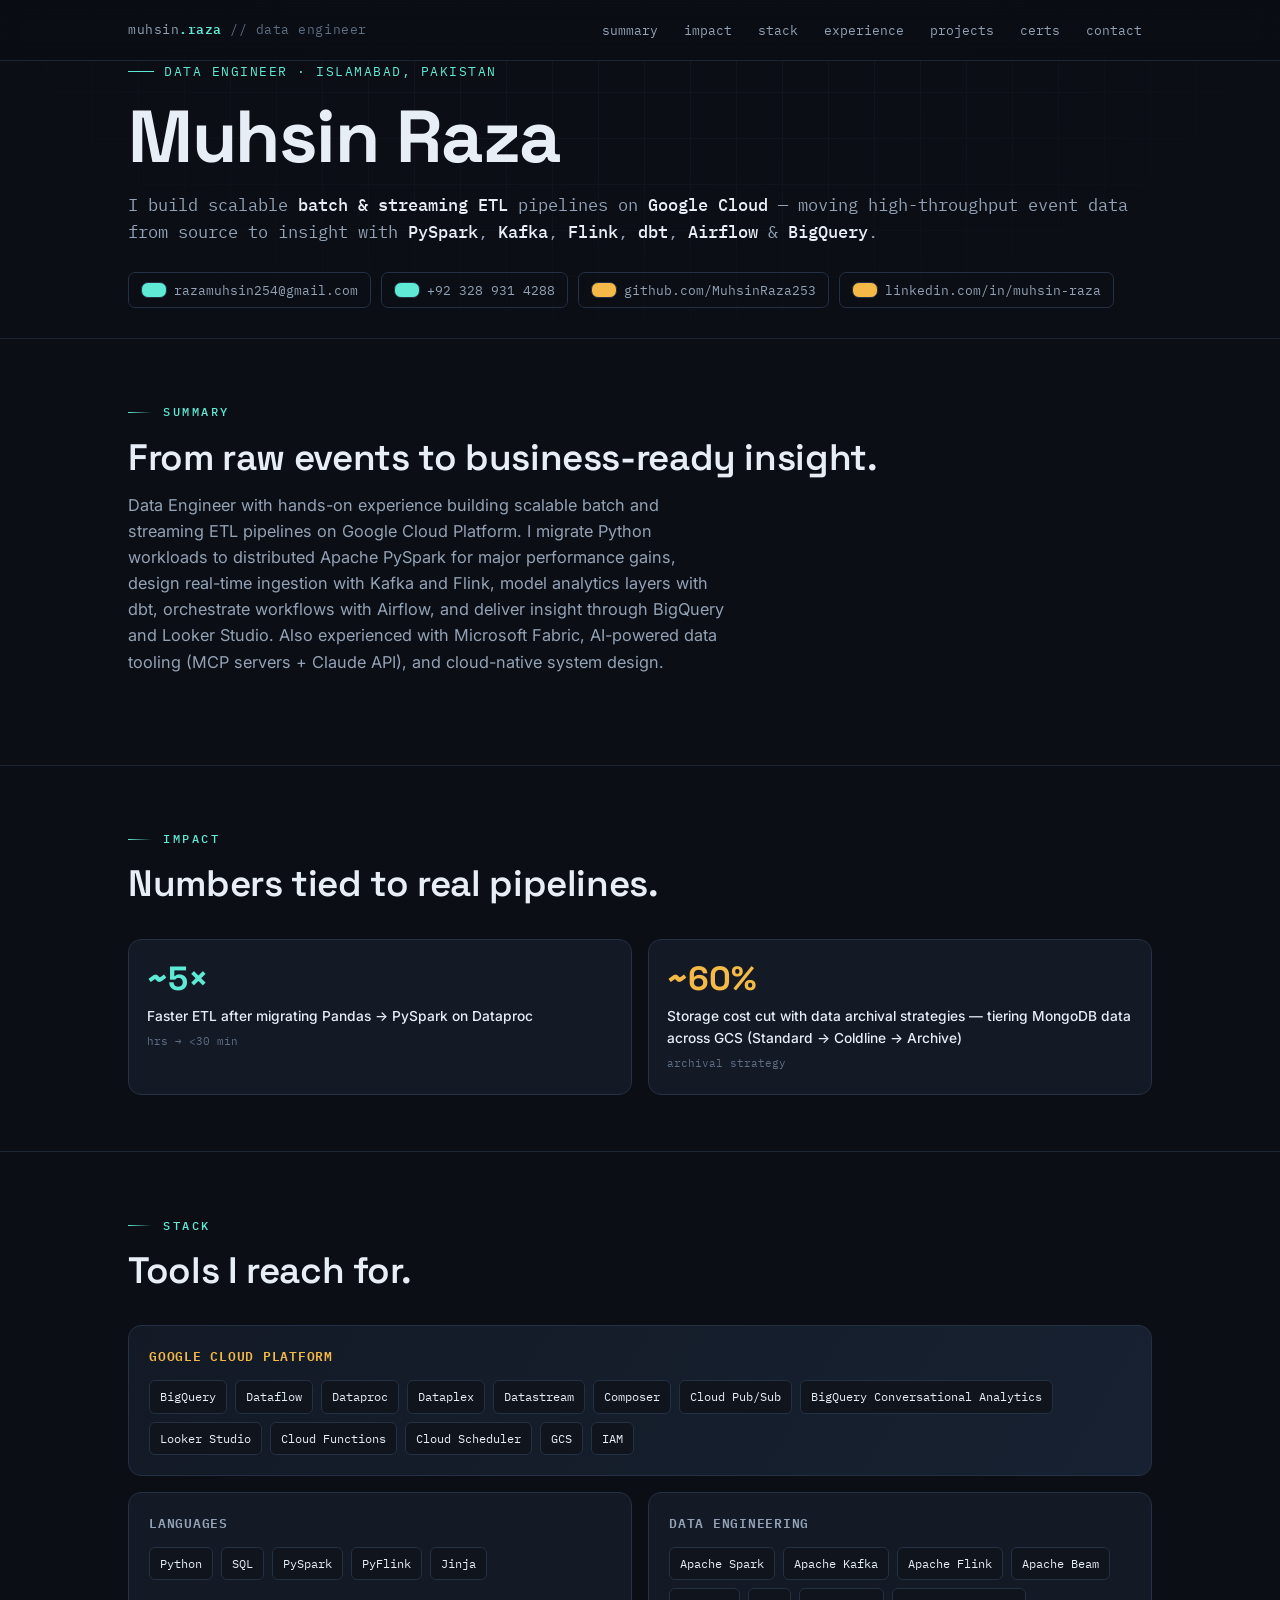
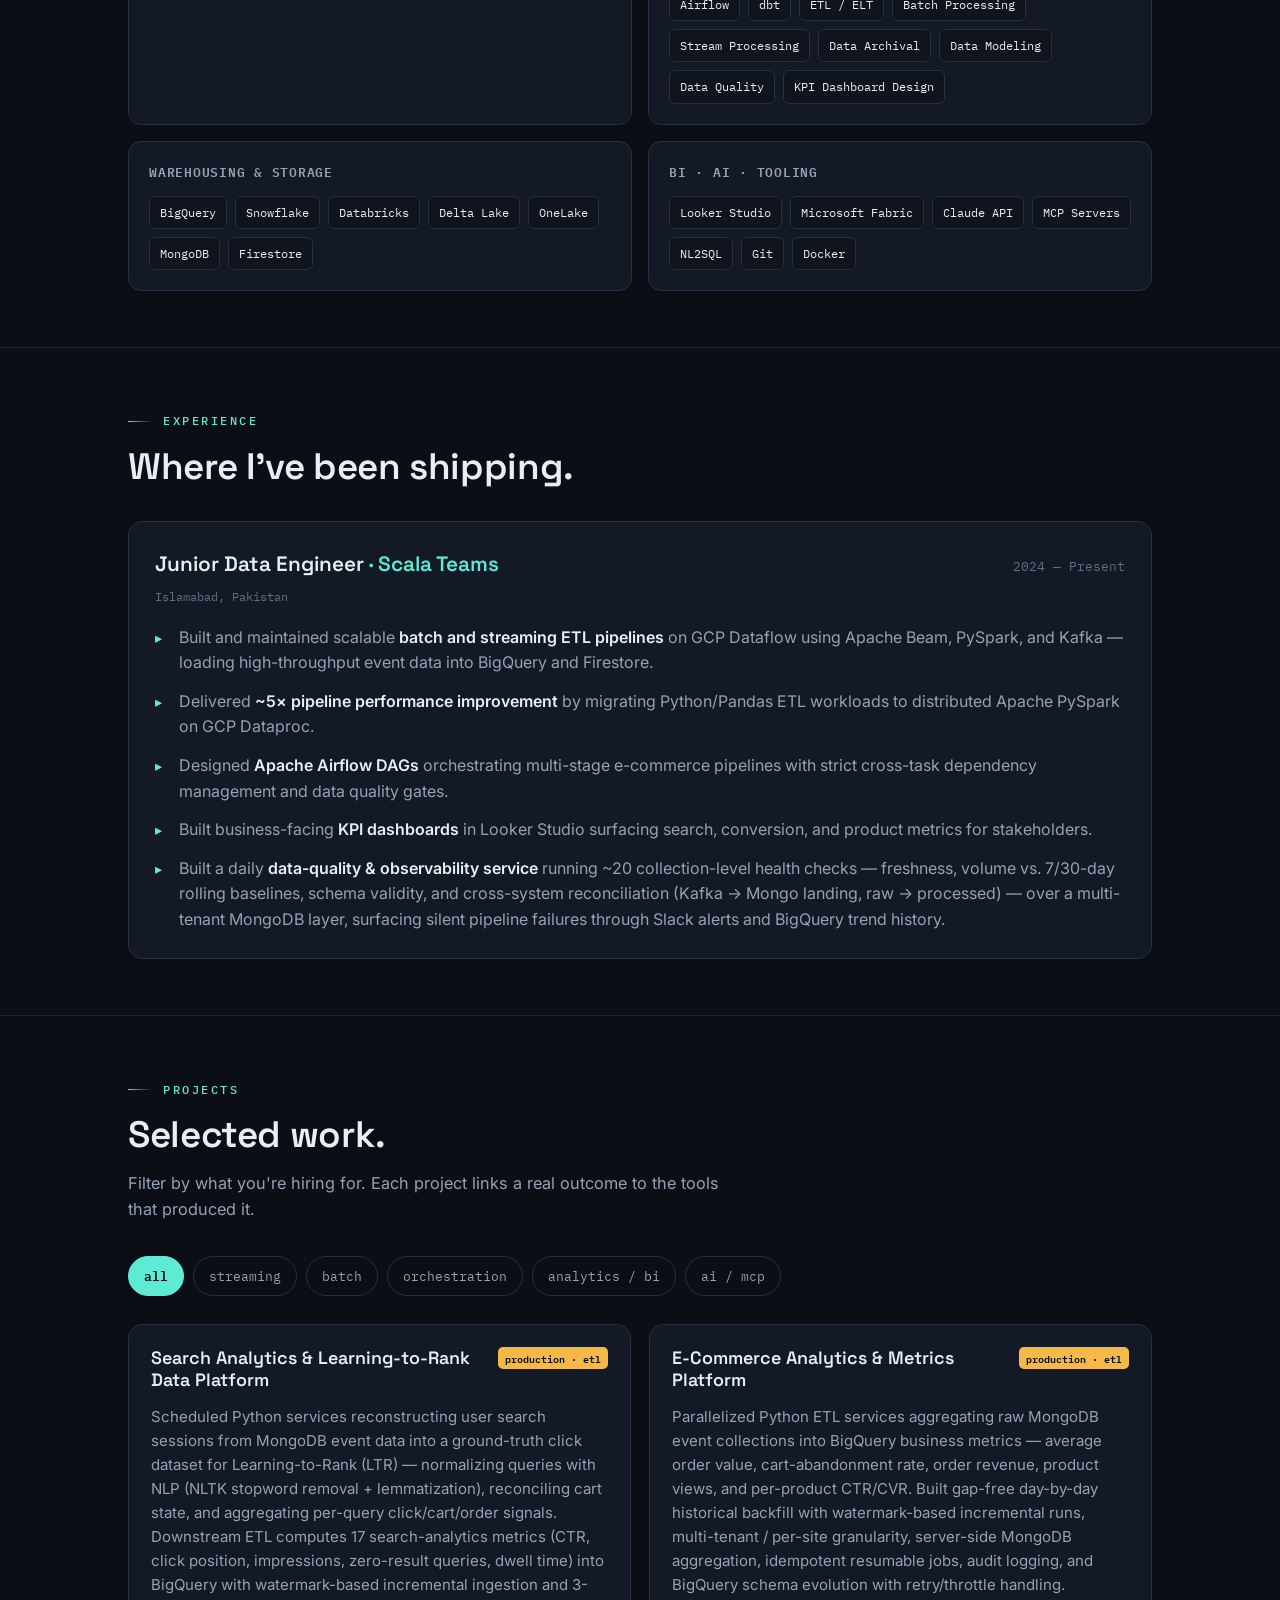
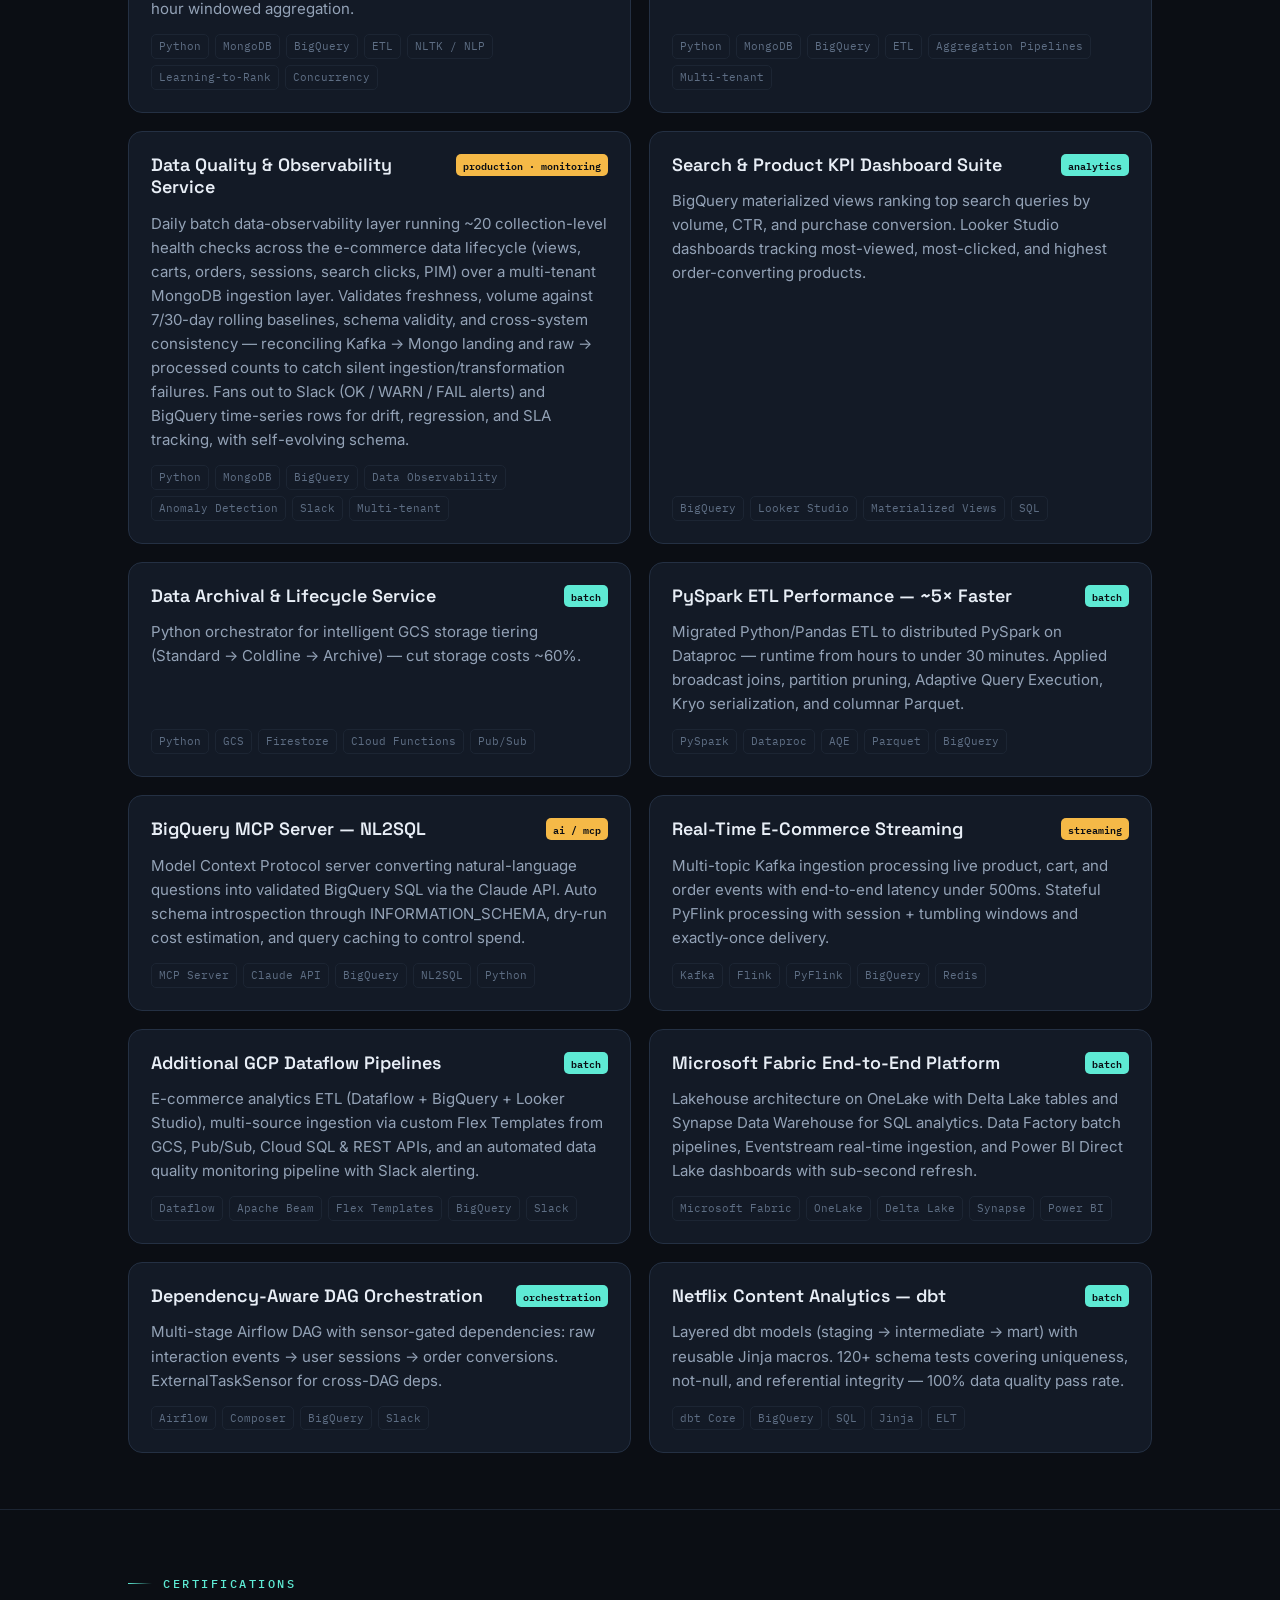
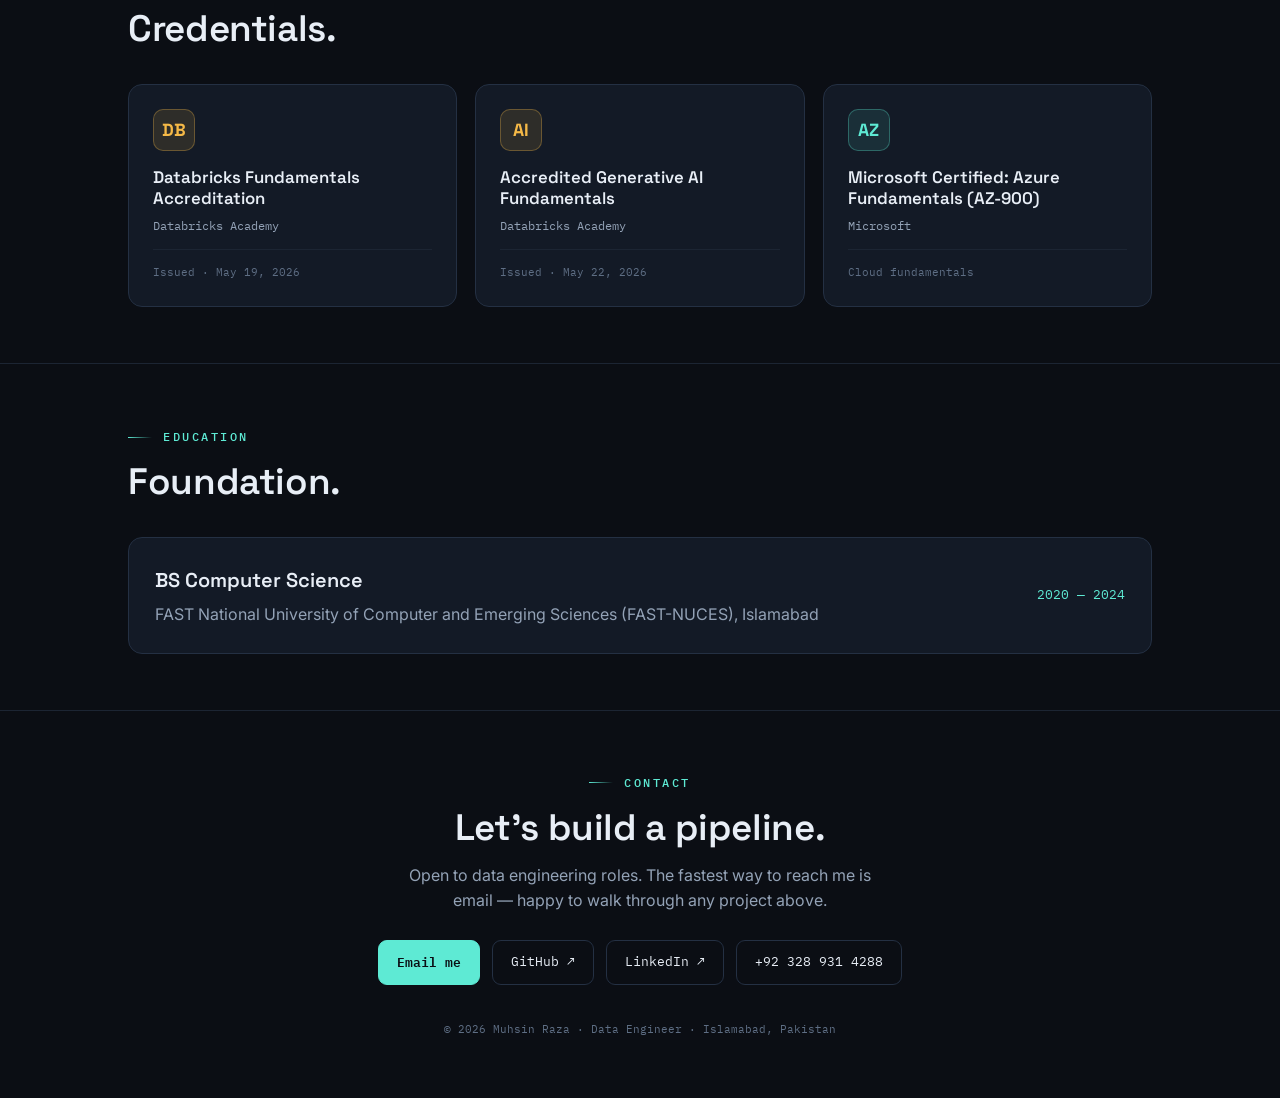
<file: Muhsin_Raza_DE.html>
<!DOCTYPE html>
<html lang="en">
<head>
<meta charset="UTF-8">
<meta name="viewport" content="width=device-width, initial-scale=1.0">
<title>Muhsin Raza — Data Engineer | GCP, PySpark, Kafka, BigQuery, dbt, Airflow</title>
<meta name="description" content="Muhsin Raza is a Data Engineer specializing in batch and streaming ETL pipelines on Google Cloud Platform using Apache PySpark, Kafka, Flink, dbt, Airflow, and BigQuery. Databricks and Microsoft Azure certified.">
<meta name="author" content="Muhsin Raza">
<meta name="keywords" content="Data Engineer, GCP, Google Cloud Platform, PySpark, Apache Spark, Apache Kafka, Apache Flink, BigQuery, dbt, Apache Airflow, ETL, ELT, Streaming, Dataflow, Dataproc, Composer, Pub/Sub, Looker Studio, Microsoft Fabric, Snowflake, Delta Lake, Databricks, Azure Fundamentals, Data Modeling, Data Quality">
<link rel="preconnect" href="https://fonts.googleapis.com">
<link rel="preconnect" href="https://fonts.gstatic.com" crossorigin>
<link href="https://fonts.googleapis.com/css2?family=Space+Grotesk:wght@400;500;600;700&family=Inter:wght@400;500;600&family=IBM+Plex+Mono:wght@400;500;600&display=swap" rel="stylesheet">
<style>
  :root{
    --ink:#0B0E14;
    --ink-2:#0F141D;
    --panel:#131A26;
    --panel-2:#172131;
    --line:#243043;
    --line-soft:#1C2533;
    --text:#E8EEF6;
    --text-dim:#93A2B6;
    --text-faint:#5E6E84;
    --teal:#5EEAD4;
    --teal-deep:#2DD4BF;
    --amber:#F5B947;
    --amber-deep:#E29A18;
    --display:"Space Grotesk", system-ui, sans-serif;
    --body:"Inter", system-ui, sans-serif;
    --mono:"IBM Plex Mono", ui-monospace, monospace;
    --maxw:1080px;
  }

  *{box-sizing:border-box;margin:0;padding:0}
  html{scroll-behavior:smooth}
  body{
    background:var(--ink);
    color:var(--text);
    font-family:var(--body);
    line-height:1.6;
    -webkit-font-smoothing:antialiased;
    overflow-x:hidden;
  }
  ::selection{background:var(--teal);color:var(--ink)}
  a{color:inherit;text-decoration:none}

  .wrap{max-width:var(--maxw);margin:0 auto;padding:0 28px}

  /* ---- ambient grid ---- */
  .grid-bg{
    position:fixed;inset:0;z-index:0;pointer-events:none;
    background-image:
      linear-gradient(var(--line-soft) 1px,transparent 1px),
      linear-gradient(90deg,var(--line-soft) 1px,transparent 1px);
    background-size:46px 46px;
    opacity:.35;
    mask-image:radial-gradient(ellipse 80% 60% at 50% 0%,#000 30%,transparent 75%);
    -webkit-mask-image:radial-gradient(ellipse 80% 60% at 50% 0%,#000 30%,transparent 75%);
  }
  main,nav{position:relative;z-index:1}

  /* ---- nav ---- */
  nav{
    position:sticky;top:0;z-index:50;
    backdrop-filter:blur(12px);
    background:rgba(11,14,20,.72);
    border-bottom:1px solid var(--line-soft);
  }
  .nav-inner{
    max-width:var(--maxw);margin:0 auto;padding:14px 28px;
    display:flex;align-items:center;justify-content:space-between;gap:18px;
  }
  .brand{font-family:var(--mono);font-size:13px;letter-spacing:.04em;color:var(--text-dim)}
  .brand b{color:var(--teal);font-weight:600}
  .nav-links{display:flex;gap:6px;flex-wrap:wrap}
  .nav-links a{
    font-family:var(--mono);font-size:12.5px;color:var(--text-dim);
    padding:6px 10px;border-radius:6px;transition:color .2s,background .2s;
  }
  .nav-links a:hover{color:var(--teal);background:var(--panel)}
  .nav-toggle{display:none}

  /* ---- hero ---- */
  header{padding:64px 0 40px}
  .eyebrow{
    font-family:var(--mono);font-size:12.5px;color:var(--teal);
    letter-spacing:.12em;text-transform:uppercase;margin-bottom:18px;
    display:flex;align-items:center;gap:10px;
  }
  .eyebrow::before{content:"";width:26px;height:1px;background:var(--teal)}
  h1{
    font-family:var(--display);font-weight:700;
    font-size:clamp(2.6rem,7vw,4.6rem);
    line-height:1.02;letter-spacing:-.02em;margin-bottom:18px;
  }
  h1 .grad{
    background:linear-gradient(100deg,var(--teal),var(--amber));
    -webkit-background-clip:text;background-clip:text;color:transparent;
  }
  .role{
    font-family:var(--mono);font-size:clamp(.92rem,2.2vw,1.05rem);
    color:var(--text-dim);margin-bottom:26px;
  }
  .role b{color:var(--text);font-weight:500}
  .meta{display:flex;flex-wrap:wrap;gap:10px;margin-bottom:30px}
  .meta a,.meta span{
    font-family:var(--mono);font-size:12.5px;color:var(--text-dim);
    border:1px solid var(--line);border-radius:7px;padding:7px 12px;
    display:inline-flex;align-items:center;gap:7px;transition:.2s;
  }
  .meta a:hover{border-color:var(--teal);color:var(--teal)}
  .dot{width:6px;height:6px;border-radius:50%;background:var(--teal)}
  .dot.amber{background:var(--amber)}

  /* ---- pipeline svg ---- */
  .pipe-card{
    margin-top:8px;border:1px solid var(--line);border-radius:16px;
    background:linear-gradient(180deg,var(--panel),var(--ink-2));
    padding:18px 18px 6px;overflow:hidden;
  }
  .pipe-head{
    display:flex;justify-content:space-between;align-items:center;
    font-family:var(--mono);font-size:11.5px;color:var(--text-faint);
    margin-bottom:6px;flex-wrap:wrap;gap:8px;
  }
  .pipe-head .live{color:var(--teal);display:inline-flex;align-items:center;gap:7px}
  .pulse{width:7px;height:7px;border-radius:50%;background:var(--teal);box-shadow:0 0 0 0 rgba(94,234,212,.5);animation:pulse 2s infinite}
  @keyframes pulse{0%{box-shadow:0 0 0 0 rgba(94,234,212,.45)}70%{box-shadow:0 0 0 9px rgba(94,234,212,0)}100%{box-shadow:0 0 0 0 rgba(94,234,212,0)}}
  svg.dag{width:100%;height:auto;display:block}
  .edge{fill:none;stroke:var(--line);stroke-width:2}
  .flow{fill:none;stroke-width:2.4;stroke-linecap:round;stroke-dasharray:5 16;}
  .flow.t{stroke:var(--teal);animation:dash 1.6s linear infinite}
  .flow.a{stroke:var(--amber);animation:dash 2.1s linear infinite}
  @keyframes dash{to{stroke-dashoffset:-42}}
  .node rect{fill:var(--panel-2);stroke:var(--line);stroke-width:1.5;rx:9}
  .node:hover rect{stroke:var(--teal)}
  .node text{font-family:var(--mono);font-size:12px;fill:var(--text);font-weight:500}
  .node .sub{font-size:9.5px;fill:var(--text-faint)}
  .stage-lab{font-family:var(--mono);font-size:9.5px;fill:var(--text-faint);letter-spacing:.1em}

  /* ---- sections ---- */
  section{padding:56px 0;border-top:1px solid var(--line-soft)}
  .sec-head{margin-bottom:34px}
  .sec-tag{font-family:var(--mono);font-size:11.5px;font-weight:500;color:var(--teal);letter-spacing:.22em;text-transform:uppercase;display:inline-flex;align-items:center;gap:11px;margin-bottom:16px}
  .sec-tag::before{content:"";width:24px;height:1px;background:linear-gradient(90deg,var(--teal),transparent)}
  h2{font-family:var(--display);font-weight:600;font-size:clamp(1.6rem,4vw,2.3rem);letter-spacing:-.01em;line-height:1.1}
  .lede{color:var(--text-dim);max-width:60ch;margin-top:14px;font-size:1.02rem}

  /* ---- impact strip ---- */
  .impact{display:grid;grid-template-columns:repeat(2,1fr);gap:16px}
  .stat{border:1px solid var(--line);border-radius:13px;padding:22px 18px;background:var(--panel);transition:.25s}
  .stat:hover{transform:translateY(-3px);border-color:var(--teal)}
  .stat .num{font-family:var(--display);font-weight:700;font-size:2.1rem;color:var(--teal);line-height:1}
  .stat:nth-child(2) .num,.stat:nth-child(4) .num{color:var(--amber)}
  .stat .lab{font-size:.86rem;color:var(--text);margin-top:10px;font-weight:500}
  .stat .src{font-family:var(--mono);font-size:10.5px;color:var(--text-faint);margin-top:6px}

  /* ---- stack ---- */
  .stack-grid{display:grid;grid-template-columns:repeat(2,1fr);gap:16px}
  .stack-card{border:1px solid var(--line);border-radius:13px;background:var(--panel);padding:20px}
  .stack-card.gcp{grid-column:1/-1;border-color:var(--line);background:linear-gradient(120deg,var(--panel),var(--panel-2))}
  .stack-card h3{font-family:var(--mono);font-size:12.5px;color:var(--text-dim);letter-spacing:.06em;text-transform:uppercase;margin-bottom:14px;font-weight:600}
  .stack-card.gcp h3{color:var(--amber)}
  .tags{display:flex;flex-wrap:wrap;gap:8px}
  .tag{font-family:var(--mono);font-size:12px;color:var(--text);border:1px solid var(--line);background:var(--ink-2);border-radius:6px;padding:6px 10px;transition:.18s}
  .tag:hover{border-color:var(--teal);color:var(--teal);transform:translateY(-2px)}
  .stack-card.gcp .tag:hover{border-color:var(--amber);color:var(--amber)}

  /* ---- experience ---- */
  .xp{border:1px solid var(--line);border-radius:14px;background:var(--panel);padding:26px}
  .xp-top{display:flex;justify-content:space-between;flex-wrap:wrap;gap:10px;align-items:baseline;margin-bottom:6px}
  .xp-top h3{font-family:var(--display);font-size:1.3rem;font-weight:600}
  .xp-top .co{color:var(--teal)}
  .xp-when{font-family:var(--mono);font-size:12.5px;color:var(--text-faint)}
  .xp-loc{font-family:var(--mono);font-size:12px;color:var(--text-faint);margin-bottom:18px}
  .xp ul{list-style:none;display:grid;gap:13px}
  .xp li{padding-left:24px;position:relative;color:var(--text-dim)}
  .xp li::before{content:"▸";position:absolute;left:0;color:var(--teal);font-size:.9em;top:1px}
  .xp li b{color:var(--text);font-weight:600}

  /* ---- projects ---- */
  .filters{display:flex;flex-wrap:wrap;gap:9px;margin-bottom:28px}
  .filter{font-family:var(--mono);font-size:12.5px;color:var(--text-dim);border:1px solid var(--line);background:transparent;border-radius:20px;padding:8px 15px;cursor:pointer;transition:.18s}
  .filter:hover{color:var(--text);border-color:var(--text-dim)}
  .filter.active{background:var(--teal);color:var(--ink);border-color:var(--teal);font-weight:600}
  .projects{display:grid;grid-template-columns:repeat(2,1fr);gap:18px}
  .proj{
    border:1px solid var(--line);border-radius:14px;background:var(--panel);
    padding:22px;display:flex;flex-direction:column;gap:13px;
    transition:.3s cubic-bezier(.2,.7,.3,1);position:relative;overflow:hidden;
  }
  .proj::before{content:"";position:absolute;top:0;left:0;width:100%;height:2px;background:linear-gradient(90deg,var(--teal),var(--amber));transform:scaleX(0);transform-origin:left;transition:transform .3s}
  .proj:hover{transform:translateY(-4px);border-color:var(--line)}
  .proj:hover::before{transform:scaleX(1)}
  .proj.hide{display:none}
  .proj-top{display:flex;align-items:flex-start;justify-content:space-between;gap:10px}
  .proj h3{font-family:var(--display);font-size:1.12rem;font-weight:600;line-height:1.25}
  .proj .badge{font-family:var(--mono);font-size:10px;color:var(--ink);background:var(--teal);border-radius:5px;padding:3px 7px;white-space:nowrap;font-weight:600}
  .proj .badge.stream{background:var(--amber)}
  .proj p{color:var(--text-dim);font-size:.94rem}
  .proj .pt{display:flex;flex-wrap:wrap;gap:6px;margin-top:auto}
  .proj .pt span{font-family:var(--mono);font-size:10.5px;color:var(--text-faint);border:1px solid var(--line-soft);border-radius:5px;padding:3px 7px}

  /* ---- certs ---- */
  .certs{display:grid;grid-template-columns:repeat(3,1fr);gap:18px}
  .cert{border:1px solid var(--line);border-radius:14px;background:var(--panel);padding:24px;transition:.25s;position:relative}
  .cert:hover{transform:translateY(-3px);border-color:var(--amber)}
  .cert .ic{width:42px;height:42px;border-radius:10px;display:flex;align-items:center;justify-content:center;font-family:var(--display);font-weight:700;font-size:1.1rem;margin-bottom:16px}
  .cert.db .ic{background:rgba(245,185,71,.12);color:var(--amber);border:1px solid rgba(245,185,71,.3)}
  .cert.ms .ic{background:rgba(94,234,212,.1);color:var(--teal);border:1px solid rgba(94,234,212,.3)}
  .cert h3{font-family:var(--display);font-size:1.05rem;font-weight:600;line-height:1.25;margin-bottom:8px}
  .cert .iss{font-family:var(--mono);font-size:11.5px;color:var(--text-dim)}
  .cert .date{font-family:var(--mono);font-size:11px;color:var(--text-faint);margin-top:14px;padding-top:14px;border-top:1px solid var(--line-soft)}

  /* ---- education ---- */
  .edu{border:1px solid var(--line);border-radius:14px;background:var(--panel);padding:26px;display:flex;justify-content:space-between;flex-wrap:wrap;gap:14px;align-items:center}
  .edu h3{font-family:var(--display);font-size:1.25rem;font-weight:600}
  .edu .uni{color:var(--text-dim);margin-top:6px}
  .edu .when{font-family:var(--mono);font-size:13px;color:var(--teal)}

  /* ---- footer ---- */
  footer{border-top:1px solid var(--line-soft);padding:54px 0 60px;text-align:center}
  footer h2{margin-bottom:14px}
  footer p{color:var(--text-dim);max-width:48ch;margin:0 auto 26px}
  .foot-links{display:flex;gap:12px;justify-content:center;flex-wrap:wrap}
  .foot-links a{font-family:var(--mono);font-size:13px;border:1px solid var(--line);border-radius:9px;padding:11px 18px;transition:.2s;display:inline-flex;gap:8px;align-items:center}
  .foot-links a.primary{background:var(--teal);color:var(--ink);border-color:var(--teal);font-weight:600}
  .foot-links a:hover{transform:translateY(-2px)}
  .foot-links a:not(.primary):hover{border-color:var(--teal);color:var(--teal)}
  .copyright{font-family:var(--mono);font-size:11px;color:var(--text-faint);margin-top:36px}

  /* ---- reveal ---- */
  .reveal{opacity:0;transform:translateY(22px);transition:opacity .6s ease,transform .6s ease}
  .reveal.in{opacity:1;transform:none}

  /* ---- responsive ---- */
  @media(max-width:760px){
    .nav-links{display:none}
    .impact{grid-template-columns:repeat(2,1fr)}
    .stack-grid,.projects,.certs{grid-template-columns:1fr}
    header{padding:42px 0 28px}
    section{padding:46px 0}
  }
  @media(prefers-reduced-motion:reduce){
    *{animation:none!important;scroll-behavior:auto}
    .flow{stroke-dasharray:none;opacity:.6}
    .reveal{opacity:1;transform:none}
  }
</style>
</head>
<body>
<div class="grid-bg" aria-hidden="true"></div>

<nav>
  <div class="nav-inner">
    <div class="brand">muhsin<b>.raza</b> <span style="color:var(--text-faint)">// data engineer</span></div>
    <div class="nav-links">
      <a href="#summary">summary</a>
      <a href="#impact">impact</a>
      <a href="#stack">stack</a>
      <a href="#experience">experience</a>
      <a href="#projects">projects</a>
      <a href="#certifications">certs</a>
      <a href="#contact">contact</a>
    </div>
  </div>
</nav>

<main>
<header class="wrap">
  <div class="eyebrow">Data Engineer · Islamabad, Pakistan</div>
  <h1>Muhsin Raza</h1>
  <p class="role">I build scalable <b>batch &amp; streaming ETL</b> pipelines on <b>Google Cloud</b> — moving high-throughput event data from source to insight with <b>PySpark</b>, <b>Kafka</b>, <b>Flink</b>, <b>dbt</b>, <b>Airflow</b> &amp; <b>BigQuery</b>.</p>
  <div class="meta">
    <a href="mailto:razamuhsin254@gmail.com"><span class="dot"></span>razamuhsin254@gmail.com</a>
    <a href="tel:+923289314288"><span class="dot"></span>+92 328 931 4288</a>
    <a href="https://github.com/MuhsinRaza253" target="_blank" rel="noopener"><span class="dot amber"></span>github.com/MuhsinRaza253</a>
    <a href="https://www.linkedin.com/in/muhsin-raza/" target="_blank" rel="noopener"><span class="dot amber"></span>linkedin.com/in/muhsin-raza</a>
  </div>

  </header>

<section id="summary">
  <div class="wrap">
    <div class="sec-head reveal">
      <span class="sec-tag">summary</span>
      <h2>From raw events to business-ready insight.</h2>
      <p class="lede">Data Engineer with hands-on experience building scalable batch and streaming ETL pipelines on Google Cloud Platform. I migrate Python workloads to distributed Apache PySpark for major performance gains, design real-time ingestion with Kafka and Flink, model analytics layers with dbt, orchestrate workflows with Airflow, and deliver insight through BigQuery and Looker Studio. Also experienced with Microsoft Fabric, AI-powered data tooling (MCP servers + Claude API), and cloud-native system design.</p>
    </div>
  </div>
</section>

<section id="impact">
  <div class="wrap">
    <div class="sec-head reveal">
      <span class="sec-tag">impact</span>
      <h2>Numbers tied to real pipelines.</h2>
    </div>
    <div class="impact">
      <div class="stat reveal"><div class="num">~5×</div><div class="lab">Faster ETL after migrating Pandas → PySpark on Dataproc</div><div class="src">hrs → &lt;30 min</div></div>
      <div class="stat reveal"><div class="num">~60%</div><div class="lab">Storage cost cut with data archival strategies — tiering MongoDB data across GCS (Standard → Coldline → Archive)</div><div class="src">archival strategy</div></div>
    </div>
  </div>
</section>

<section id="stack">
  <div class="wrap">
    <div class="sec-head reveal">
      <span class="sec-tag">stack</span>
      <h2>Tools I reach for.</h2>
    </div>
    <div class="stack-grid">
      <div class="stack-card gcp reveal">
        <h3>Google Cloud Platform</h3>
        <div class="tags">
          <span class="tag">BigQuery</span><span class="tag">Dataflow</span><span class="tag">Dataproc</span>
          <span class="tag">Dataplex</span><span class="tag">Datastream</span><span class="tag">Composer</span>
          <span class="tag">Cloud Pub/Sub</span><span class="tag">BigQuery Conversational Analytics</span>
          <span class="tag">Looker Studio</span><span class="tag">Cloud Functions</span><span class="tag">Cloud Scheduler</span>
          <span class="tag">GCS</span><span class="tag">IAM</span>
        </div>
      </div>
      <div class="stack-card reveal">
        <h3>Languages</h3>
        <div class="tags"><span class="tag">Python</span><span class="tag">SQL</span><span class="tag">PySpark</span><span class="tag">PyFlink</span><span class="tag">Jinja</span></div>
      </div>
      <div class="stack-card reveal">
        <h3>Data Engineering</h3>
        <div class="tags"><span class="tag">Apache Spark</span><span class="tag">Apache Kafka</span><span class="tag">Apache Flink</span><span class="tag">Apache Beam</span><span class="tag">Airflow</span><span class="tag">dbt</span><span class="tag">ETL / ELT</span><span class="tag">Batch Processing</span><span class="tag">Stream Processing</span><span class="tag">Data Archival</span><span class="tag">Data Modeling</span><span class="tag">Data Quality</span><span class="tag">KPI Dashboard Design</span></div>
      </div>
      <div class="stack-card reveal">
        <h3>Warehousing &amp; Storage</h3>
        <div class="tags"><span class="tag">BigQuery</span><span class="tag">Snowflake</span><span class="tag">Databricks</span><span class="tag">Delta Lake</span><span class="tag">OneLake</span><span class="tag">MongoDB</span><span class="tag">Firestore</span></div>
      </div>
      <div class="stack-card reveal">
        <h3>BI · AI · Tooling</h3>
        <div class="tags"><span class="tag">Looker Studio</span><span class="tag">Microsoft Fabric</span><span class="tag">Claude API</span><span class="tag">MCP Servers</span><span class="tag">NL2SQL</span><span class="tag">Git</span><span class="tag">Docker</span></div>
      </div>
    </div>
  </div>
</section>

<section id="experience">
  <div class="wrap">
    <div class="sec-head reveal">
      <span class="sec-tag">experience</span>
      <h2>Where I've been shipping.</h2>
    </div>
    <div class="xp reveal">
      <div class="xp-top">
        <h3>Junior Data Engineer <span class="co">· Scala Teams</span></h3>
        <span class="xp-when">2024 — Present</span>
      </div>
      <div class="xp-loc">Islamabad, Pakistan</div>
      <ul>
        <li>Built and maintained scalable <b>batch and streaming ETL pipelines</b> on GCP Dataflow using Apache Beam, PySpark, and Kafka — loading high-throughput event data into BigQuery and Firestore.</li>
        <li>Delivered <b>~5× pipeline performance improvement</b> by migrating Python/Pandas ETL workloads to distributed Apache PySpark on GCP Dataproc.</li>
        <li>Designed <b>Apache Airflow DAGs</b> orchestrating multi-stage e-commerce pipelines with strict cross-task dependency management and data quality gates.</li>
        <li>Built business-facing <b>KPI dashboards</b> in Looker Studio surfacing search, conversion, and product metrics for stakeholders.</li>
        <li>Built a daily <b>data-quality &amp; observability service</b> running ~20 collection-level health checks — freshness, volume vs. 7/30-day rolling baselines, schema validity, and cross-system reconciliation (Kafka → Mongo landing, raw → processed) — over a multi-tenant MongoDB layer, surfacing silent pipeline failures through Slack alerts and BigQuery trend history.</li>
      </ul>
    </div>
  </div>
</section>

<section id="projects">
  <div class="wrap">
    <div class="sec-head reveal">
      <span class="sec-tag">projects</span>
      <h2>Selected work.</h2>
      <p class="lede">Filter by what you're hiring for. Each project links a real outcome to the tools that produced it.</p>
    </div>
    <div class="filters reveal" role="tablist" aria-label="Filter projects by category">
      <button class="filter active" data-filter="all">all</button>
      <button class="filter" data-filter="streaming">streaming</button>
      <button class="filter" data-filter="batch">batch</button>
      <button class="filter" data-filter="orchestration">orchestration</button>
      <button class="filter" data-filter="bi">analytics / bi</button>
      <button class="filter" data-filter="ai">ai / mcp</button>
    </div>

    <div class="projects">
      <article class="proj reveal" data-cat="batch bi">
        <div class="proj-top"><h3>Search Analytics &amp; Learning-to-Rank Data Platform</h3><span class="badge stream">production · etl</span></div>
        <p>Scheduled Python services reconstructing user search sessions from MongoDB event data into a ground-truth click dataset for Learning-to-Rank (LTR) — normalizing queries with NLP (NLTK stopword removal + lemmatization), reconciling cart state, and aggregating per-query click/cart/order signals. Downstream ETL computes 17 search-analytics metrics (CTR, click position, impressions, zero-result queries, dwell time) into BigQuery with watermark-based incremental ingestion and 3-hour windowed aggregation.</p>
        <div class="pt"><span>Python</span><span>MongoDB</span><span>BigQuery</span><span>ETL</span><span>NLTK / NLP</span><span>Learning-to-Rank</span><span>Concurrency</span></div>
      </article>

      <article class="proj reveal" data-cat="batch bi">
        <div class="proj-top"><h3>E-Commerce Analytics &amp; Metrics Platform</h3><span class="badge stream">production · etl</span></div>
        <p>Parallelized Python ETL services aggregating raw MongoDB event collections into BigQuery business metrics — average order value, cart-abandonment rate, order revenue, product views, and per-product CTR/CVR. Built gap-free day-by-day historical backfill with watermark-based incremental runs, multi-tenant / per-site granularity, server-side MongoDB aggregation, idempotent resumable jobs, audit logging, and BigQuery schema evolution with retry/throttle handling.</p>
        <div class="pt"><span>Python</span><span>MongoDB</span><span>BigQuery</span><span>ETL</span><span>Aggregation Pipelines</span><span>Multi-tenant</span></div>
      </article>

      <article class="proj reveal" data-cat="batch">
        <div class="proj-top"><h3>Data Quality &amp; Observability Service</h3><span class="badge stream">production · monitoring</span></div>
        <p>Daily batch data-observability layer running ~20 collection-level health checks across the e-commerce data lifecycle (views, carts, orders, sessions, search clicks, PIM) over a multi-tenant MongoDB ingestion layer. Validates freshness, volume against 7/30-day rolling baselines, schema validity, and cross-system consistency — reconciling Kafka → Mongo landing and raw → processed counts to catch silent ingestion/transformation failures. Fans out to Slack (OK / WARN / FAIL alerts) and BigQuery time-series rows for drift, regression, and SLA tracking, with self-evolving schema.</p>
        <div class="pt"><span>Python</span><span>MongoDB</span><span>BigQuery</span><span>Data Observability</span><span>Anomaly Detection</span><span>Slack</span><span>Multi-tenant</span></div>
      </article>

      <article class="proj reveal" data-cat="bi">
        <div class="proj-top"><h3>Search &amp; Product KPI Dashboard Suite</h3><span class="badge">analytics</span></div>
        <p>BigQuery materialized views ranking top search queries by volume, CTR, and purchase conversion. Looker Studio dashboards tracking most-viewed, most-clicked, and highest order-converting products.</p>
        <div class="pt"><span>BigQuery</span><span>Looker Studio</span><span>Materialized Views</span><span>SQL</span></div>
      </article>

      <article class="proj reveal" data-cat="batch">
        <div class="proj-top"><h3>Data Archival &amp; Lifecycle Service</h3><span class="badge">batch</span></div>
        <p>Python orchestrator for intelligent GCS storage tiering (Standard → Coldline → Archive) — cut storage costs ~60%.</p>
        <div class="pt"><span>Python</span><span>GCS</span><span>Firestore</span><span>Cloud Functions</span><span>Pub/Sub</span></div>
      </article>

      <article class="proj reveal" data-cat="batch">
        <div class="proj-top"><h3>PySpark ETL Performance — ~5× Faster</h3><span class="badge">batch</span></div>
        <p>Migrated Python/Pandas ETL to distributed PySpark on Dataproc — runtime from hours to under 30 minutes. Applied broadcast joins, partition pruning, Adaptive Query Execution, Kryo serialization, and columnar Parquet.</p>
        <div class="pt"><span>PySpark</span><span>Dataproc</span><span>AQE</span><span>Parquet</span><span>BigQuery</span></div>
      </article>

      <article class="proj reveal" data-cat="ai">
        <div class="proj-top"><h3>BigQuery MCP Server — NL2SQL</h3><span class="badge stream">ai / mcp</span></div>
        <p>Model Context Protocol server converting natural-language questions into validated BigQuery SQL via the Claude API. Auto schema introspection through INFORMATION_SCHEMA, dry-run cost estimation, and query caching to control spend.</p>
        <div class="pt"><span>MCP Server</span><span>Claude API</span><span>BigQuery</span><span>NL2SQL</span><span>Python</span></div>
      </article>

      <article class="proj reveal" data-cat="streaming">
        <div class="proj-top"><h3>Real-Time E-Commerce Streaming</h3><span class="badge stream">streaming</span></div>
        <p>Multi-topic Kafka ingestion processing live product, cart, and order events with end-to-end latency under 500ms. Stateful PyFlink processing with session + tumbling windows and exactly-once delivery.</p>
        <div class="pt"><span>Kafka</span><span>Flink</span><span>PyFlink</span><span>BigQuery</span><span>Redis</span></div>
      </article>

      <article class="proj reveal" data-cat="batch bi">
        <div class="proj-top"><h3>Additional GCP Dataflow Pipelines</h3><span class="badge">batch</span></div>
        <p>E-commerce analytics ETL (Dataflow + BigQuery + Looker Studio), multi-source ingestion via custom Flex Templates from GCS, Pub/Sub, Cloud SQL &amp; REST APIs, and an automated data quality monitoring pipeline with Slack alerting.</p>
        <div class="pt"><span>Dataflow</span><span>Apache Beam</span><span>Flex Templates</span><span>BigQuery</span><span>Slack</span></div>
      </article>

      <article class="proj reveal" data-cat="batch bi">
        <div class="proj-top"><h3>Microsoft Fabric End-to-End Platform</h3><span class="badge">batch</span></div>
        <p>Lakehouse architecture on OneLake with Delta Lake tables and Synapse Data Warehouse for SQL analytics. Data Factory batch pipelines, Eventstream real-time ingestion, and Power BI Direct Lake dashboards with sub-second refresh.</p>
        <div class="pt"><span>Microsoft Fabric</span><span>OneLake</span><span>Delta Lake</span><span>Synapse</span><span>Power BI</span></div>
      </article>

      <article class="proj reveal" data-cat="orchestration">
        <div class="proj-top"><h3>Dependency-Aware DAG Orchestration</h3><span class="badge">orchestration</span></div>
        <p>Multi-stage Airflow DAG with sensor-gated dependencies: raw interaction events → user sessions → order conversions. ExternalTaskSensor for cross-DAG deps.</p>
        <div class="pt"><span>Airflow</span><span>Composer</span><span>BigQuery</span><span>Slack</span></div>
      </article>

      <article class="proj reveal" data-cat="batch bi">
        <div class="proj-top"><h3>Netflix Content Analytics — dbt</h3><span class="badge">batch</span></div>
        <p>Layered dbt models (staging → intermediate → mart) with reusable Jinja macros. 120+ schema tests covering uniqueness, not-null, and referential integrity — 100% data quality pass rate.</p>
        <div class="pt"><span>dbt Core</span><span>BigQuery</span><span>SQL</span><span>Jinja</span><span>ELT</span></div>
      </article>
    </div>
  </div>
</section>

<section id="certifications">
  <div class="wrap">
    <div class="sec-head reveal">
      <span class="sec-tag">certifications</span>
      <h2>Credentials.</h2>
    </div>
    <div class="certs">
      <div class="cert db reveal">
        <div class="ic">DB</div>
        <h3>Databricks Fundamentals Accreditation</h3>
        <div class="iss">Databricks Academy</div>
        <div class="date">Issued · May 19, 2026</div>
      </div>
      <div class="cert db reveal">
        <div class="ic">AI</div>
        <h3>Accredited Generative AI Fundamentals</h3>
        <div class="iss">Databricks Academy</div>
        <div class="date">Issued · May 22, 2026</div>
      </div>
      <div class="cert ms reveal">
        <div class="ic">AZ</div>
        <h3>Microsoft Certified: Azure Fundamentals (AZ-900)</h3>
        <div class="iss">Microsoft</div>
        <div class="date">Cloud fundamentals</div>
      </div>
    </div>
  </div>
</section>

<section id="education">
  <div class="wrap">
    <div class="sec-head reveal">
      <span class="sec-tag">education</span>
      <h2>Foundation.</h2>
    </div>
    <div class="edu reveal">
      <div>
        <h3>BS Computer Science</h3>
        <div class="uni">FAST National University of Computer and Emerging Sciences (FAST-NUCES), Islamabad</div>
      </div>
      <div class="when">2020 — 2024</div>
    </div>
  </div>
</section>

<footer id="contact">
  <div class="wrap">
    <span class="sec-tag">contact</span>
    <h2>Let's build a pipeline.</h2>
    <p>Open to data engineering roles. The fastest way to reach me is email — happy to walk through any project above.</p>
    <div class="foot-links">
      <a class="primary" href="mailto:razamuhsin254@gmail.com">Email me</a>
      <a href="https://github.com/MuhsinRaza253" target="_blank" rel="noopener">GitHub ↗</a>
      <a href="https://www.linkedin.com/in/muhsin-raza/" target="_blank" rel="noopener">LinkedIn ↗</a>
      <a href="tel:+923289314288">+92 328 931 4288</a>
    </div>
    <div class="copyright">© 2026 Muhsin Raza · Data Engineer · Islamabad, Pakistan</div>
  </div>
</footer>
</main>

<script>
  // project filtering
  const filters = document.querySelectorAll('.filter');
  const projects = document.querySelectorAll('.proj');
  filters.forEach(btn=>{
    btn.addEventListener('click',()=>{
      filters.forEach(b=>b.classList.remove('active'));
      btn.classList.add('active');
      const f = btn.dataset.filter;
      projects.forEach(p=>{
        const cats = p.dataset.cat.split(' ');
        p.classList.toggle('hide', f!=='all' && !cats.includes(f));
      });
    });
  });

  // scroll reveal
  const io = new IntersectionObserver((entries)=>{
    entries.forEach(e=>{ if(e.isIntersecting){ e.target.classList.add('in'); io.unobserve(e.target);} });
  },{threshold:.12});
  document.querySelectorAll('.reveal').forEach(el=>io.observe(el));
</script>
</body>
</html>
</file>
